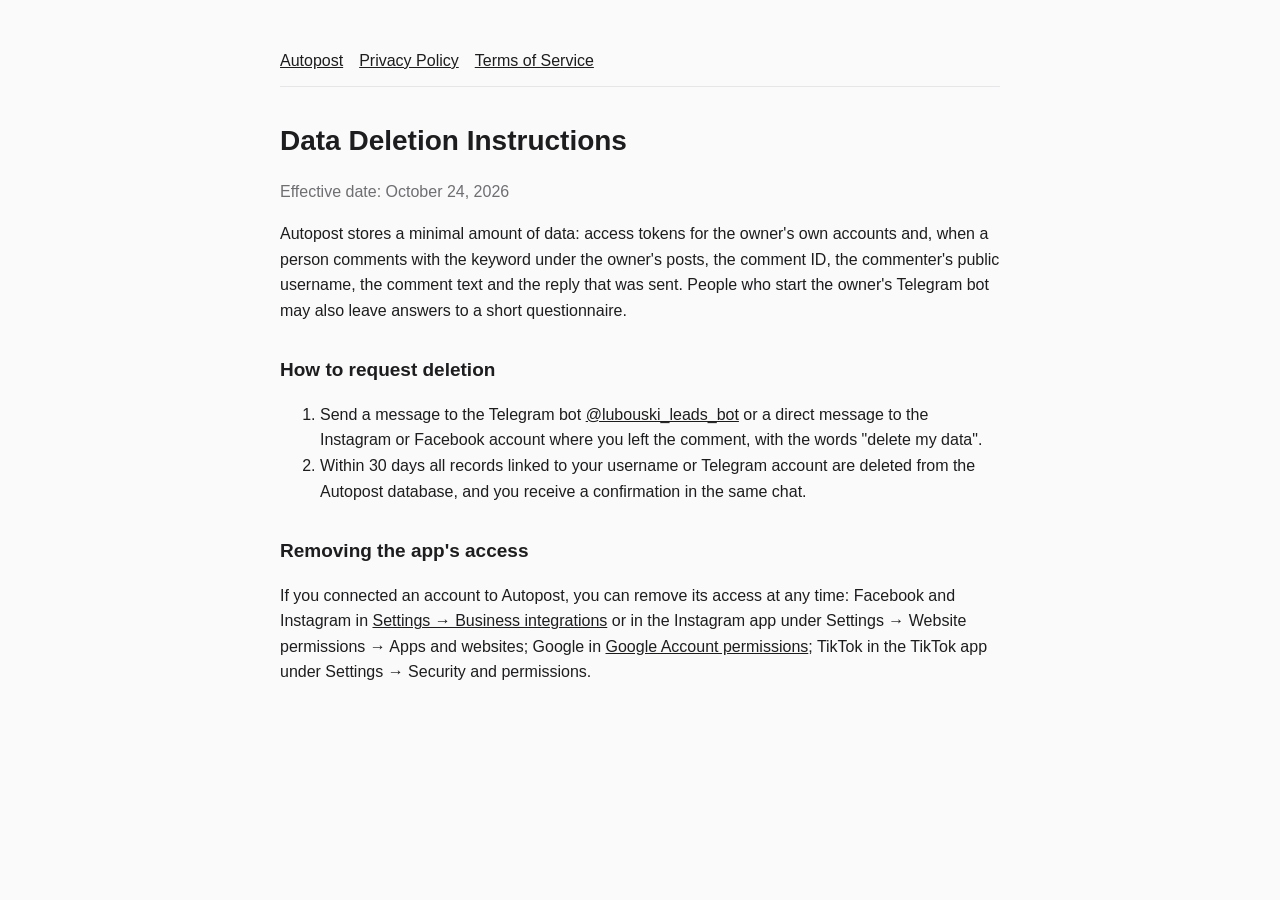
<file: data-deletion.html>
<!doctype html><html lang="en"><head><meta charset="utf-8"><meta name="viewport" content="width=device-width,initial-scale=1"><title>Autopost Data Deletion</title><link rel="stylesheet" href="style.css"></head><body><main>
<nav><a href="./">Autopost</a><a href="privacy.html">Privacy Policy</a><a href="terms.html">Terms of Service</a></nav>
<h1>Data Deletion Instructions</h1>
<p class="muted">Effective date: October 24, 2026</p>
<p>Autopost stores a minimal amount of data: access tokens for the owner's own accounts and, when a person comments with the keyword under the owner's posts, the comment ID, the commenter's public username, the comment text and the reply that was sent. People who start the owner's Telegram bot may also leave answers to a short questionnaire.</p>
<h2>How to request deletion</h2>
<ol>
<li>Send a message to the Telegram bot <a href="https://t.me/lubouski_leads_bot">@lubouski_leads_bot</a> or a direct message to the Instagram or Facebook account where you left the comment, with the words "delete my data".</li>
<li>Within 30 days all records linked to your username or Telegram account are deleted from the Autopost database, and you receive a confirmation in the same chat.</li>
</ol>
<h2>Removing the app's access</h2>
<p>If you connected an account to Autopost, you can remove its access at any time: Facebook and Instagram in <a href="https://www.facebook.com/settings?tab=business_tools">Settings → Business integrations</a> or in the Instagram app under Settings → Website permissions → Apps and websites; Google in <a href="https://myaccount.google.com/permissions">Google Account permissions</a>; TikTok in the TikTok app under Settings → Security and permissions.</p>
</main></body></html>
</file>
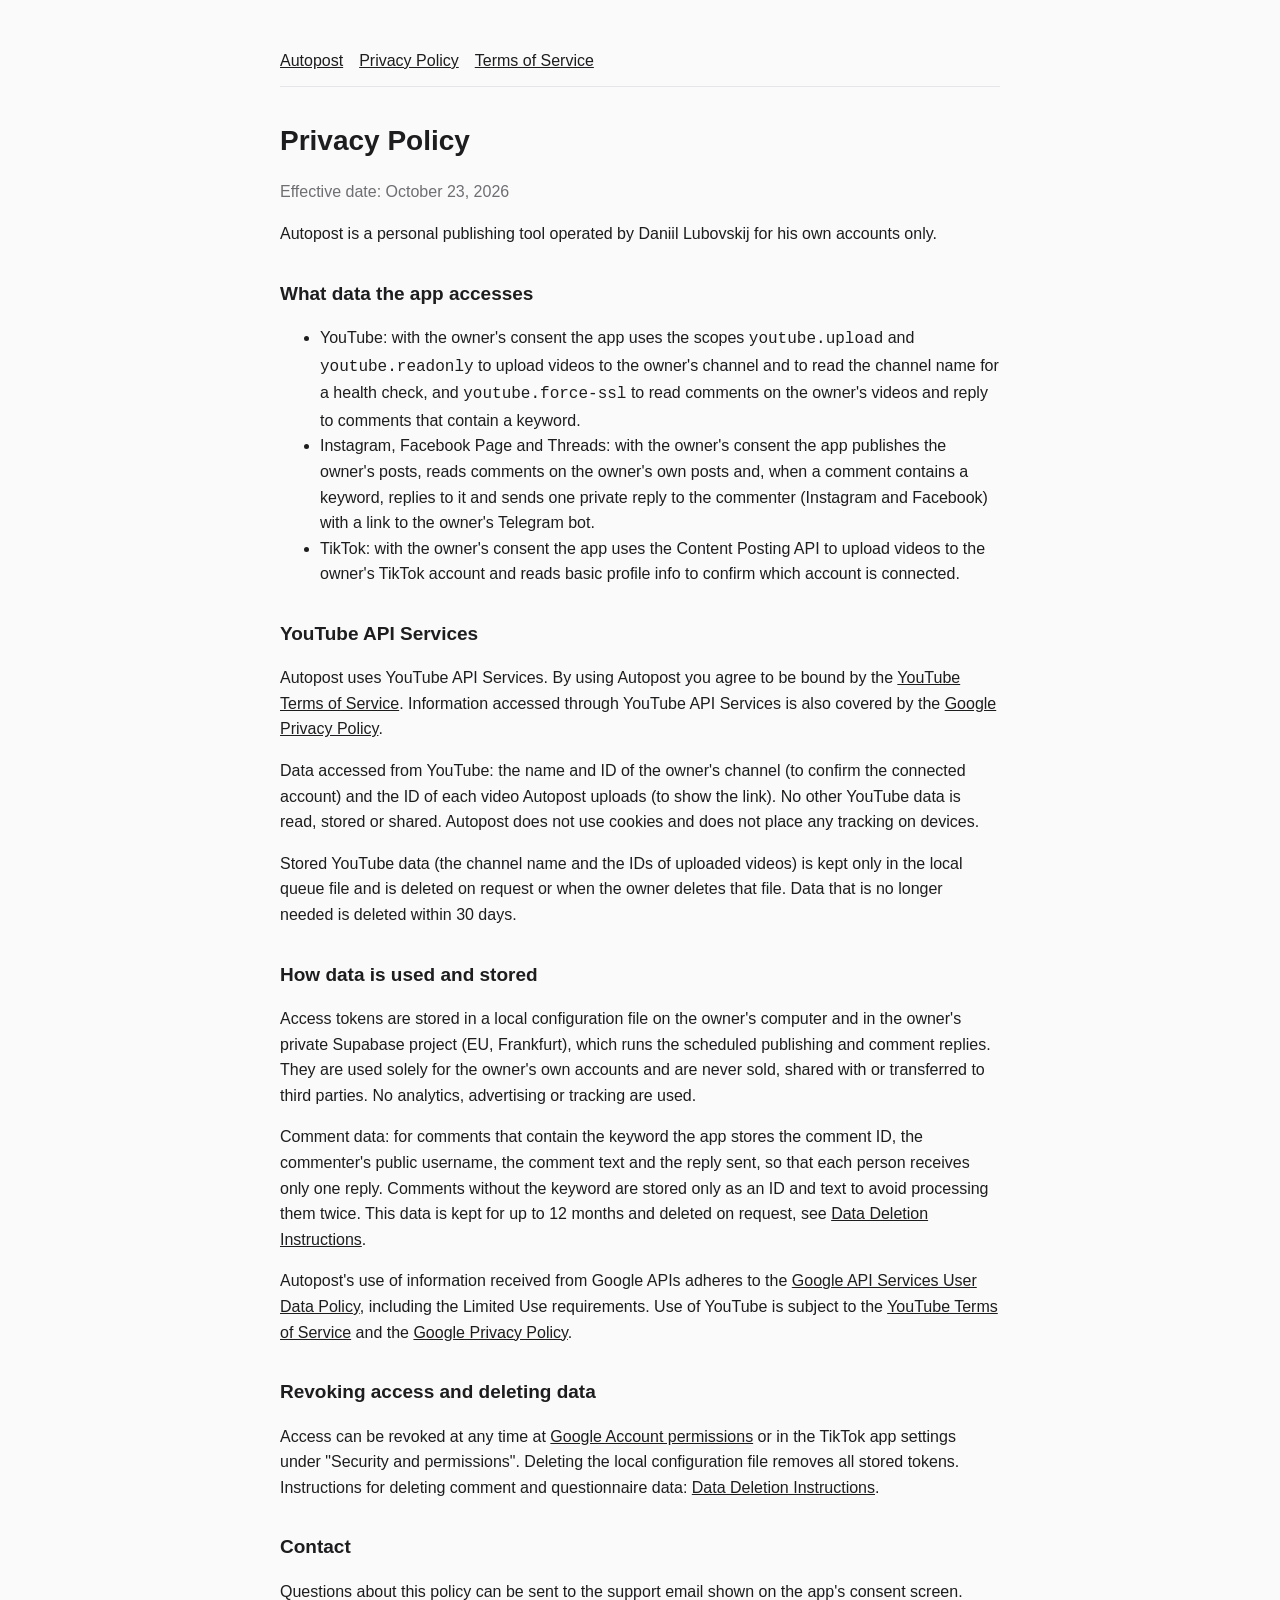
<file: privacy.html>
<!doctype html><html lang="en"><head><meta charset="utf-8"><meta name="viewport" content="width=device-width,initial-scale=1"><title>Autopost Privacy Policy</title><link rel="stylesheet" href="style.css"></head><body><main>
<nav><a href="./">Autopost</a><a href="privacy.html">Privacy Policy</a><a href="terms.html">Terms of Service</a></nav>
<h1>Privacy Policy</h1>
<p class="muted">Effective date: October 23, 2026</p>
<p>Autopost is a personal publishing tool operated by Daniil Lubovskij for his own accounts only.</p>
<h2>What data the app accesses</h2>
<ul>
<li>YouTube: with the owner's consent the app uses the scopes <code>youtube.upload</code> and <code>youtube.readonly</code> to upload videos to the owner's channel and to read the channel name for a health check, and <code>youtube.force-ssl</code> to read comments on the owner's videos and reply to comments that contain a keyword.</li>
<li>Instagram, Facebook Page and Threads: with the owner's consent the app publishes the owner's posts, reads comments on the owner's own posts and, when a comment contains a keyword, replies to it and sends one private reply to the commenter (Instagram and Facebook) with a link to the owner's Telegram bot.</li>
<li>TikTok: with the owner's consent the app uses the Content Posting API to upload videos to the owner's TikTok account and reads basic profile info to confirm which account is connected.</li>
</ul>
<h2>YouTube API Services</h2>
<p>Autopost uses YouTube API Services. By using Autopost you agree to be bound by the <a href="https://www.youtube.com/t/terms">YouTube Terms of Service</a>. Information accessed through YouTube API Services is also covered by the <a href="https://policies.google.com/privacy">Google Privacy Policy</a>.</p>
<p>Data accessed from YouTube: the name and ID of the owner's channel (to confirm the connected account) and the ID of each video Autopost uploads (to show the link). No other YouTube data is read, stored or shared. Autopost does not use cookies and does not place any tracking on devices.</p>
<p>Stored YouTube data (the channel name and the IDs of uploaded videos) is kept only in the local queue file and is deleted on request or when the owner deletes that file. Data that is no longer needed is deleted within 30 days.</p>
<h2>How data is used and stored</h2>
<p>Access tokens are stored in a local configuration file on the owner's computer and in the owner's private Supabase project (EU, Frankfurt), which runs the scheduled publishing and comment replies. They are used solely for the owner's own accounts and are never sold, shared with or transferred to third parties. No analytics, advertising or tracking are used.</p>
<p>Comment data: for comments that contain the keyword the app stores the comment ID, the commenter's public username, the comment text and the reply sent, so that each person receives only one reply. Comments without the keyword are stored only as an ID and text to avoid processing them twice. This data is kept for up to 12 months and deleted on request, see <a href="data-deletion.html">Data Deletion Instructions</a>.</p>
<p>Autopost's use of information received from Google APIs adheres to the <a href="https://developers.google.com/terms/api-services-user-data-policy">Google API Services User Data Policy</a>, including the Limited Use requirements. Use of YouTube is subject to the <a href="https://www.youtube.com/t/terms">YouTube Terms of Service</a> and the <a href="https://policies.google.com/privacy">Google Privacy Policy</a>.</p>
<h2>Revoking access and deleting data</h2>
<p>Access can be revoked at any time at <a href="https://myaccount.google.com/permissions">Google Account permissions</a> or in the TikTok app settings under "Security and permissions". Deleting the local configuration file removes all stored tokens. Instructions for deleting comment and questionnaire data: <a href="data-deletion.html">Data Deletion Instructions</a>.</p>
<h2>Contact</h2>
<p>Questions about this policy can be sent to the support email shown on the app's consent screen.</p>
</main></body></html>
</file>
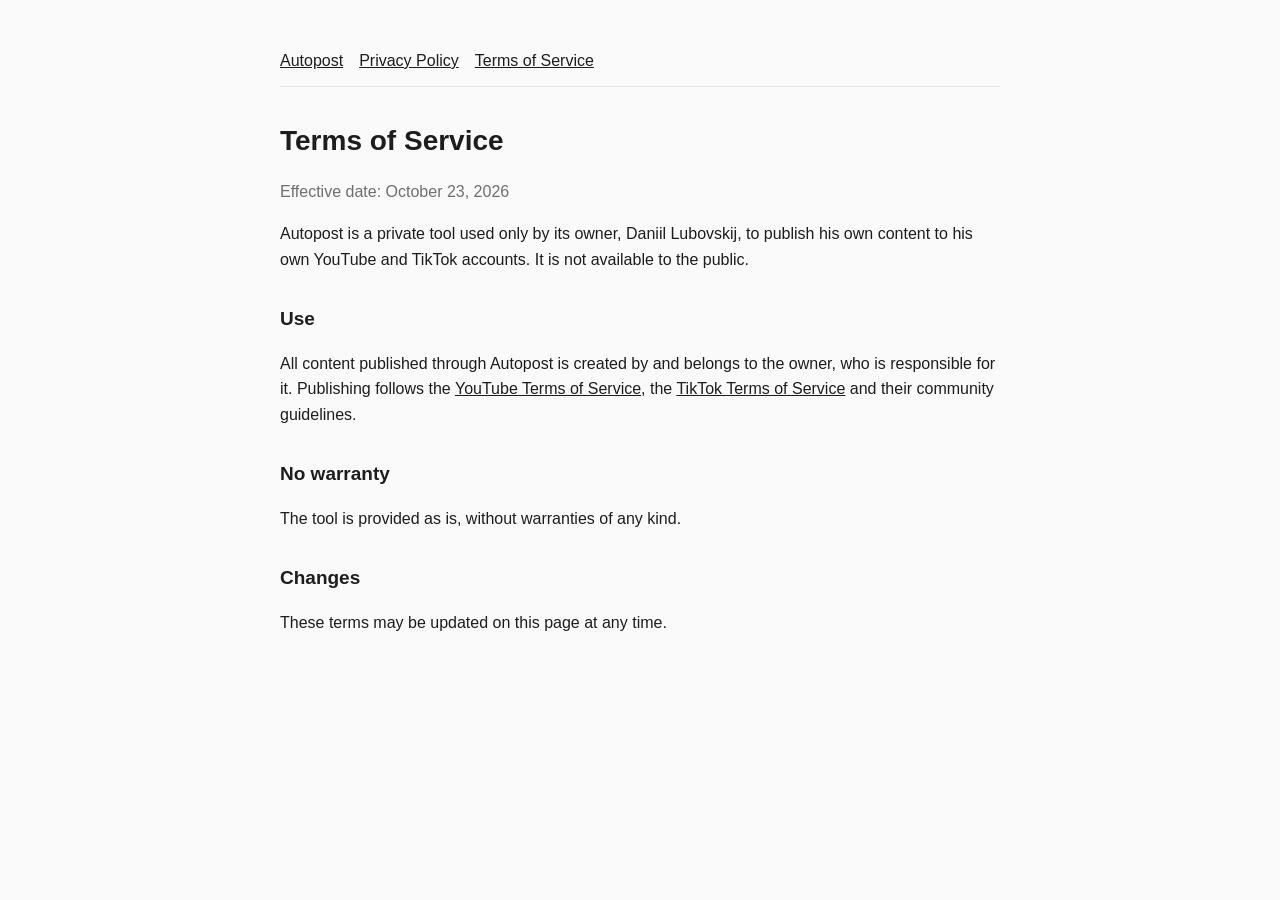
<file: terms.html>
<!doctype html><html lang="en"><head><meta charset="utf-8"><meta name="viewport" content="width=device-width,initial-scale=1"><title>Autopost Terms of Service</title><link rel="stylesheet" href="style.css"></head><body><main>
<nav><a href="./">Autopost</a><a href="privacy.html">Privacy Policy</a><a href="terms.html">Terms of Service</a></nav>
<h1>Terms of Service</h1>
<p class="muted">Effective date: October 23, 2026</p>
<p>Autopost is a private tool used only by its owner, Daniil Lubovskij, to publish his own content to his own YouTube and TikTok accounts. It is not available to the public.</p>
<h2>Use</h2>
<p>All content published through Autopost is created by and belongs to the owner, who is responsible for it. Publishing follows the <a href="https://www.youtube.com/t/terms">YouTube Terms of Service</a>, the <a href="https://www.tiktok.com/legal/terms-of-service">TikTok Terms of Service</a> and their community guidelines.</p>
<h2>No warranty</h2>
<p>The tool is provided as is, without warranties of any kind.</p>
<h2>Changes</h2>
<p>These terms may be updated on this page at any time.</p>
</main></body></html>
</file>
<file: style.css>
:root{--bg:#fafafa;--fg:#1d1d1f;--muted:#6e6e73;--line:#e5e5ea}
@media (prefers-color-scheme:dark){:root{--bg:#111;--fg:#f5f5f7;--muted:#a1a1a6;--line:#2c2c2e}}
body{margin:0;background:var(--bg);color:var(--fg);font:16px/1.6 -apple-system,"Segoe UI",Roboto,sans-serif}
main{max-width:720px;margin:0 auto;padding:48px 16px}
h1{font-size:28px;margin:0 0 8px}h2{font-size:19px;margin:32px 0 8px}
p,li{color:var(--fg)}small,.muted{color:var(--muted)}
nav{display:flex;gap:16px;border-bottom:1px solid var(--line);padding-bottom:12px;margin-bottom:32px}
a{color:inherit}
</file>
